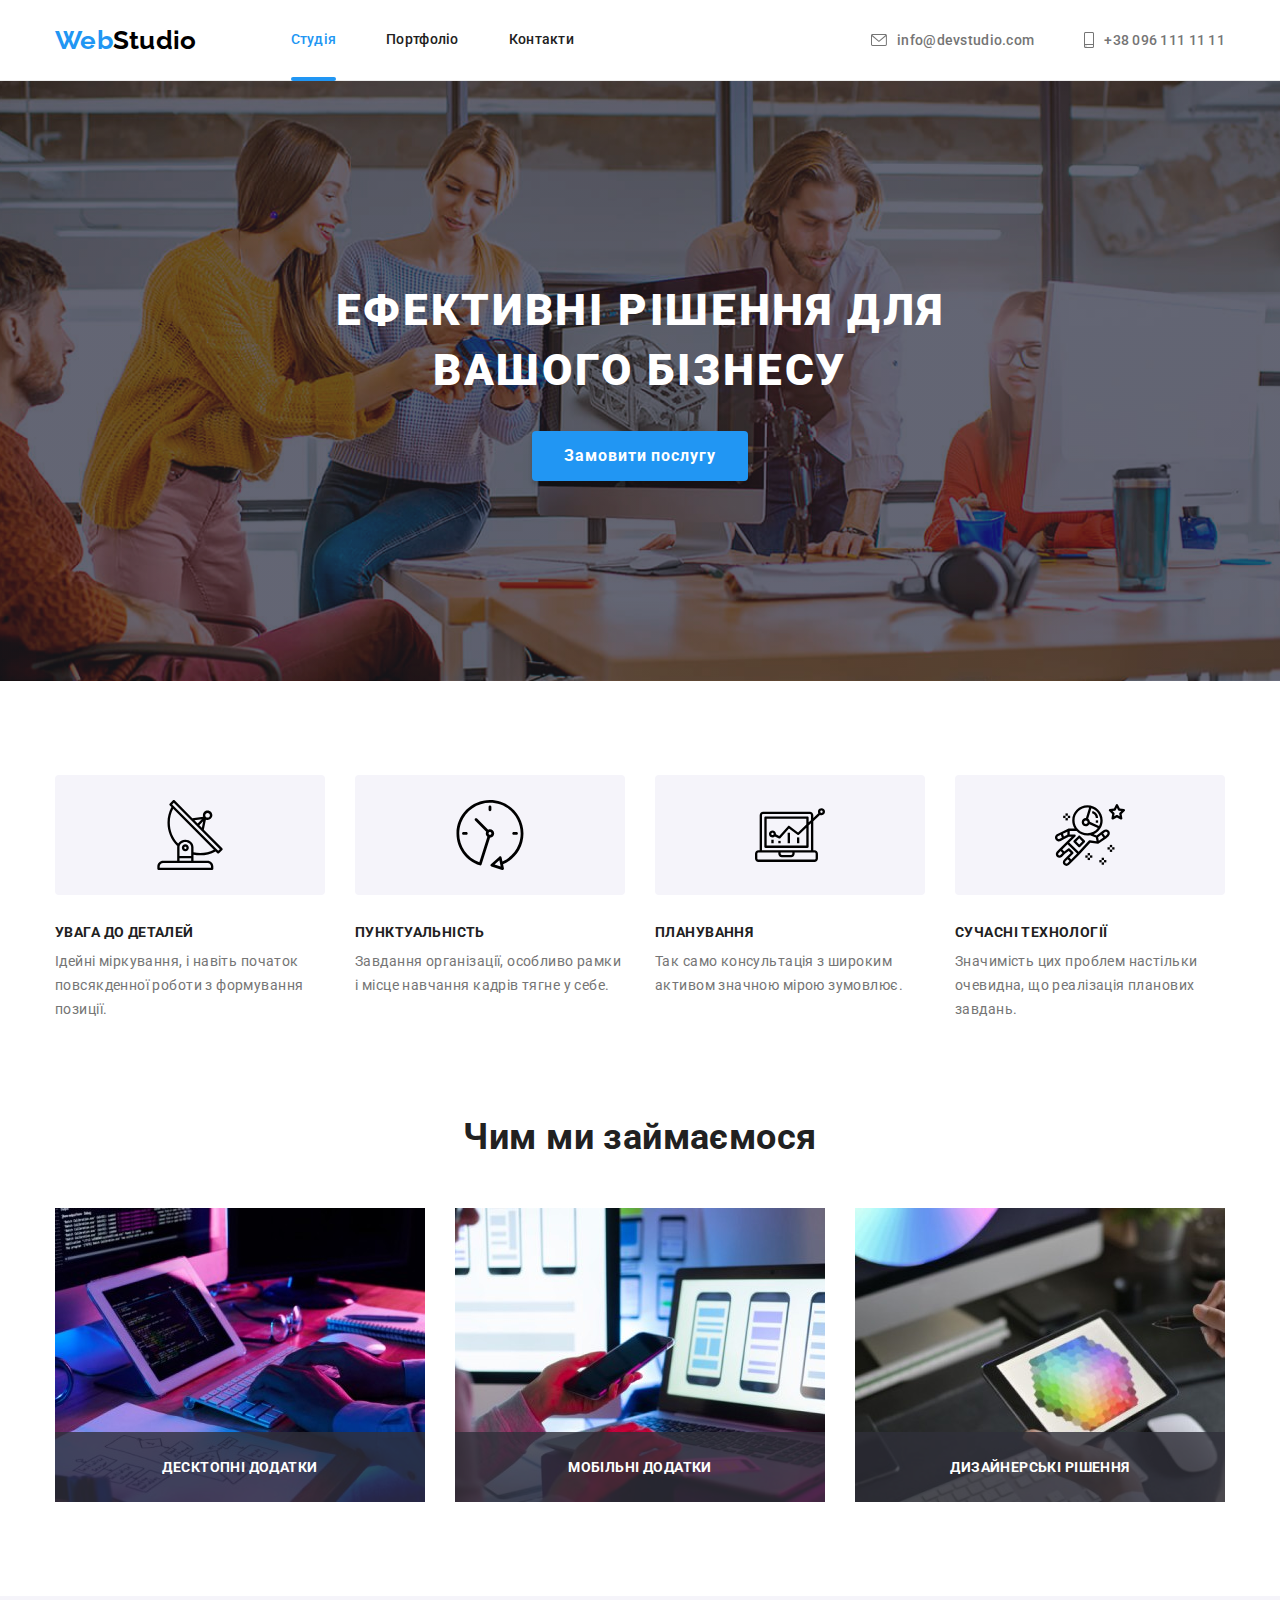
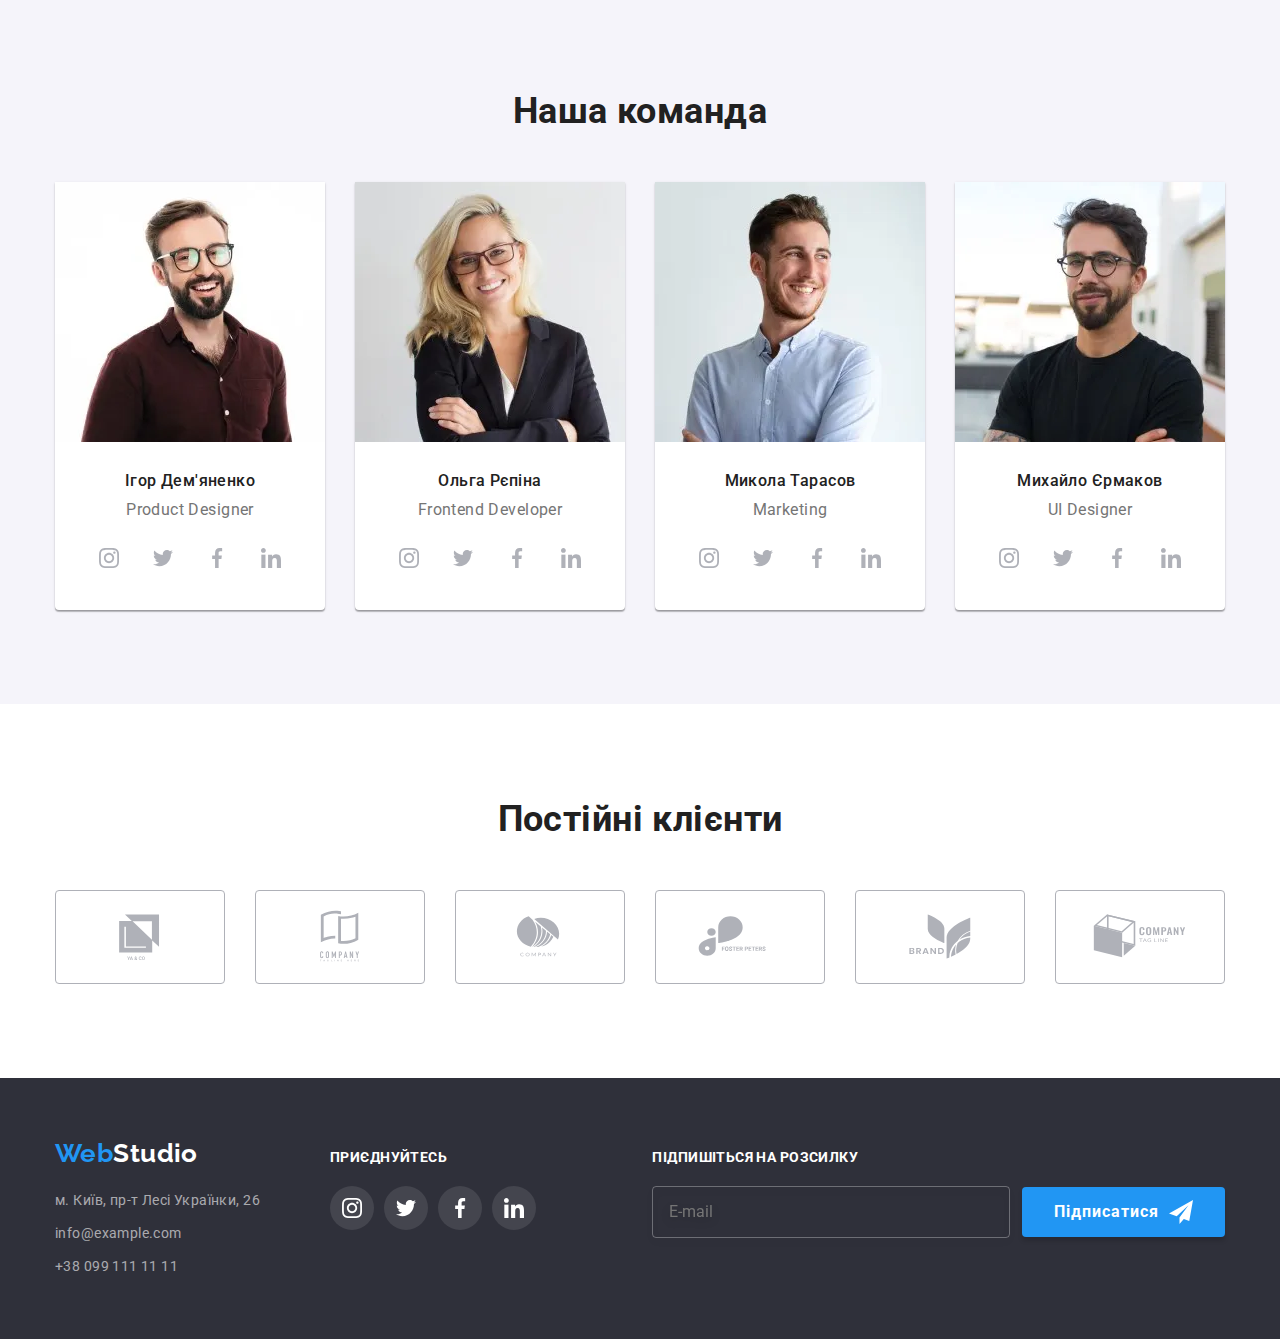
<file: index.html>
<!DOCTYPE html>
<html lang="uk">
  <head>
    <meta charset="UTF-8" />
    <meta http-equiv="X-UA-Compatible" content="IE=edge" />
    <meta name="viewport" content="width=device-width, initial-scale=1.0" />
    <title>WebStudio</title>
    <link rel="stylesheet" href="./modern-normalise.css" />
    <link rel="stylesheet" href="./css/main.min.css" />
    <link rel="preconnect" href="https://fonts.googleapis.com" />
    <link rel="preconnect" href="https://fonts.gstatic.com" crossorigin />
    <link
      href="https://fonts.googleapis.com/css2?family=Roboto:wght@400;500;700;900&display=swap"
      rel="stylesheet"
    />
    <link
      href="https://fonts.googleapis.com/css2?family=Raleway:wght@700&display=swap"
      rel="stylesheet"
    />
  </head>
  <body>
    <header class="header">
      <div class="container header__container">
        <nav class="nav">
          <a href="./index.html" class="link logo"
            >Web<span class="logo--black">Studio</span></a
          >
          <ul class="list nav__list">
            <li class="nav__item">
              <a href="./index.html" class="link nav__link nav__link--current">Студія</a>
            </li>
            <li class="nav__item">
              <a href="./portfolio.html" class="link nav__link">Портфоліо</a>
            </li>
            <li class="nav__item">
              <a href="#address" class="link nav__link">Контакти</a>
            </li>
          </ul>
        </nav>
        <ul class="list nav__contact-list">
          <li class="nav__contact-item">
            <a href="mailto:info@devstudio.com" class="link nav__contact-link"
              ><svg class="nav__contact-icon" width="16" height="12">
                <use href="./image/symbol-defs.svg#icon-envelope"></use></svg>info@devstudio.com</a
            >
          </li>
          <li class="nav__contact-item">
            <a href="tel:+380961111111" class="link nav__contact-link"
              ><svg class="nav__contact-icon" width="10" height="16">
                <use href="./image/symbol-defs.svg#icon-smartphone"></use></svg>+38 096 111 11 11</a
            >
          </li>
        </ul>
        <button type="button" class="menu-btn" aria-controls="menu" aria-expanded="false" data-menu-button>
          <svg width="40" height="40" aria-label="Кнопка відкритя меню">
            <use class="icon-cross" href="./image/symbol-defs.svg#icon-close"></use>
            <use class="icon-menu" href="./image/symbol-defs.svg#icon-menu"></use>
          </svg>
        </button>
        <div class="menu" id="menu" data-menu>
          <ul class="menu__nav list">
            <li class="menu__item">
              <a href="./index.html" class="link nav__link nav__link--current">Студія</a>
            </li>
            <li class="menu__item">
              <a href="./portfolio.html" class="link nav__link">Портфоліо</a>
            </li>
            <li class="menu__item">
              <a href="#address" class="link nav__link">Контакти</a>
            </li>
          </ul>
          <ul class="list menu__contact-list ">
            <li class="nav__contact-item menu__tel">
              <a href="mailto:info@devstudio.com" class="link nav__contact-link"
                >info@devstudio.com</a
              >
            </li>
            <li class="nav__contact-item menu__email">
              <a href="tel:+380961111111" class="link nav__contact-link"
                >+38 096 111 11 11</a
              >
            </li>
          </ul>
          <ul class="menu__soc list">
            <li class="menu__soc-item"><a href="" target="_blank" rel="noreferrer noopener" class="menu__soc-link link">Instagram</a></li>
            <li class="menu__soc-item"><a href="" target="_blank" rel="noreferrer noopener" class="menu__soc-link link">Twitter</a></li>
            <li class="menu__soc-item"><a href="" target="_blank" rel="noreferrer noopener" class="menu__soc-link link">Facebook</a></li>
            <li class="menu__soc-item"><a href="" target="_blank" rel="noreferrer noopener" class="menu__soc-link link">LinkedIn</a></li>
          </ul>
        </div>
      </div>

    </header>
    <main>
      <section class="hero">
        <div class="container">
          <h1 class="hero__title">Ефективні рішення для<br />вашого бізнесу</h1>
          <button type="button" class="btn" data-modal-open>Замовити послугу</button>
        </div>
      </section>
      <section class="section characteristic">
        <div class="container">
          <h2 class="hidden__title">особливості</h2>
          <ul class="list characteristic__list card-set">
            <li class="characteristic__item">
              <div class="characteristic__container">
                <svg class="characteristic__img" width="70" height="70">
                  <use href="./image/symbol-defs.svg#icon-antenna-1"></use>
                </svg>
              </div>
              <h3 class="characteristic__title">УВАГА ДО ДЕТАЛЕЙ</h3>
              <p class="characteristic__text">
                Ідейні міркування, і навіть початок повсякденної роботи з
                формування позиції.
              </p>
            </li>
            <li class="characteristic__item">
              <div class="characteristic__container">
                <svg class="characteristic__img" width="70" height="70">
                  <use href="./image/symbol-defs.svg#icon-clock-1"></use>
                </svg>
              </div>
              <h3 class="characteristic__title">ПУНКТУАЛЬНІСТЬ</h3>
              <p class="characteristic__text">
                Завдання організації, особливо рамки і місце навчання кадрів
                тягне у себе.
              </p>
            </li>
            <li class="characteristic__item">
              <div class="characteristic__container">
                <svg class="characteristic__img" width="70" height="70">
                  <use href="./image/symbol-defs.svg#icon-diagram-1"></use>
                </svg>
              </div>
              <h3 class="characteristic__title">ПЛАНУВАННЯ</h3>
              <p class="characteristic__text">
                Так само консультація з широким активом значною мірою зумовлює.
              </p>
            </li>
            <li class="characteristic__item">
              <div class="characteristic__container">
                <svg class="characteristic__img" width="70" height="70">
                  <use href="./image/symbol-defs.svg#icon-astronaut-1"></use>
                </svg>
              </div>
              <h3 class="characteristic__title">СУЧАСНІ ТЕХНОЛОГІЇ</h3>
              <p class="characteristic__text">
                Значимість цих проблем настільки очевидна, що реалізація
                планових завдань.
              </p>
            </li>
          </ul>
        </div>
      </section>
      <section class="activity section">
        <div class="container">
          <h2 class="section__title">Чим ми займаємося</h2>
          <ul class="list card-set">
            <li class="activity__item">
              <img 
              srcset="./image/char1-370.jpg 1x, image/char1-740.jpg 2x"
              src="./image/img.jpg" 
              alt="Вёрстка сайта" width="370" />
              <div class="activity__text"><h3 class="activity__title">Десктопні додатки</h3></div>
            </li>
            <li class="activity__item">
              <img
              srcset="./image/char2-370.jpg 1x, image/char2-740.jpg 2x"
                src="./image/img2.jpg"
                alt="Адаптация под разные устройства"
                width="370"
              />
              <div class="activity__text"><h3 class="activity__title">Мобільні додатки</h3></div>
            </li>
            <li class="activity__item">
              <img
              srcset="./image/char3-370.jpg 1x, image/char3-740.jpg 2x"
                src="./image/img3.jpg"
                alt="Подбор цветовой гаммы"
                width="370"
              />
              <div class="activity__text"><h3 class="activity__title">Дизайнерські рішення</h3></div>
            </li>
          </ul>
        </div>
      </section>
      <section class="section team">
        <div class="container">
          <h2 class="section__title">Наша команда</h2>
          <ul class="list team__list card-set">
            <li class="team__item">

              <picture>
                <!--Desktop screen-->
                <source
                  media="(min-width: 1200px)"
                  srcset="./image/team1-270.webp 1x, ./image/team1-540.webp 2x"
                  type="image/webp"
                />
                <source
                  media="(min-width: 1200px)"
                  srcset="./image/team1-270.jpg 1x, ./image/team1-540.jpg 2x"
                  type="image/jpeg"
                />

                <!--tablet screen-->
                <source
                  media="(min-width: 768px)"
                  srcset="./image/team1-354.webp 1x, ./image/team1-708.webp 2x"
                  type="image/webp"
                />
                <source
                  media="(min-width: 768px)"
                  srcset="./image/team1-354.jpg 1x, ./image/team1-708.jpg 2x"
                  type="image/jpeg"
                />
                <!--mobile screen-->
                <source
                  media="(max-width: 767px)"
                  srcset="./image/team1-450.webp 1x, ./image/team1-900.webp 2x"
                  type="image/webp"
                />
                <source
                  media="(max-width: 768px)"
                  srcset="./image/team1-450.jpg 1x, ./image/team1-900.jpg 2x"
                  type="image/jpeg"
                />

                <img
                  src="./image/team1-450.jpg"
                  width="450"
                  height="460"
                  alt="Ігор Дем'яненко"
                />
              </picture>

              <h3 class="team__name">Ігор Дем'яненко</h3>
              <p class="team__role">Product Designer</p>
              <ul class="list soc-media">
                <li class="soc-media__item">
                  <a href="" class="link soc-media__link">
                    <svg class="soc-media__icon" width="20" height="20">
                      <use
                        href="./image/symbol-defs.svg#icon-instagram-2"
                      ></use>
                    </svg>
                  </a>
                </li>
                <li class="soc-media__item">
                  <a href="" class="link soc-media__link">
                    <svg class="soc-media__icon" width="20" height="20">
                      <use href="./image/symbol-defs.svg#icon-twitter-1"></use>
                    </svg>
                  </a>
                </li>
                <li class="soc-media__item">
                  <a href="" class="link soc-media__link">
                    <svg class="soc-media__icon" width="20" height="20">
                      <use href="./image/symbol-defs.svg#icon-facebook-1"></use>
                    </svg>
                  </a>
                </li>
                <li class="soc-media__item">
                  <a href="" class="link soc-media__link">
                    <svg class="soc-media__icon" width="20" height="20">
                      <use href="./image/symbol-defs.svg#icon-linkedin-1"></use>
                    </svg>
                  </a>
                </li>
              </ul>
            </li>
            <li class="team__item">
              <picture>
                <!--Desktop screen-->
                <source
                  media="(min-width: 1200px)"
                  srcset="./image/team2-270.webp 1x, ./image/team2-540.webp 2x"
                  type="image/webp"
                />
                <source
                  media="(min-width: 1200px)"
                  srcset="./image/team2-270.jpg 1x, ./image/team2-540.jpg 2x"
                  type="image/jpeg"
                />

                <!--tablet screen-->
                <source
                  media="(min-width: 768px)"
                  srcset="./image/team2-354.webp 1x, ./image/team2-708.webp 2x"
                  type="image/webp"
                />
                <source
                  media="(min-width: 768px)"
                  srcset="./image/team2-354.jpg 1x, ./image/team2-708.jpg 2x"
                  type="image/jpeg"
                />
                <!--mobile screen-->
                <source
                  media="(max-width: 767px)"
                  srcset="./image/team2-450.webp 1x, ./image/team2-900.webp 2x"
                  type="image/webp"
                />
                <source
                  media="(max-width: 768px)"
                  srcset="./image/team2-450.jpg 1x, ./image/team2-900.jpg 2x"
                  type="image/jpeg"
                />

                <img
                  src="./image/team2-450.jpg"
                  width="450"
                  height="460"
                  alt="Ольга Рєпіна"
                />
              </picture>
              <h3 class="team__name">Ольга Рєпіна</h3>
              <p class="team__role">Frontend Developer</p>
              <ul class="list soc-media">
                <li class="soc-media__item">
                  <a href="" class="link soc-media__link">
                    <svg class="soc-media__icon" width="20" height="20">
                      <use
                        href="./image/symbol-defs.svg#icon-instagram-2"
                      ></use>
                    </svg>
                  </a>
                </li>
                <li class="soc-media__item">
                  <a href="" class="link soc-media__link">
                    <svg class="soc-media__icon" width="20" height="20">
                      <use href="./image/symbol-defs.svg#icon-twitter-1"></use>
                    </svg>
                  </a>
                </li>
                <li class="soc-media__item">
                  <a href="" class="link soc-media__link">
                    <svg class="soc-media__icon" width="20" height="20">
                      <use href="./image/symbol-defs.svg#icon-facebook-1"></use>
                    </svg>
                  </a>
                </li>
                <li class="soc-media__item">
                  <a href="" class="link soc-media__link">
                    <svg class="soc-media__icon" width="20" height="20">
                      <use href="./image/symbol-defs.svg#icon-linkedin-1"></use>
                    </svg>
                  </a>
                </li>
              </ul>
            </li>
            <li class="team__item">
              <picture>
                <!--Desktop screen-->
                <source
                  media="(min-width: 1200px)"
                  srcset="./image/team3-270.webp 1x, ./image/team3-540.webp 2x"
                  type="image/webp"
                />
                <source
                  media="(min-width: 1200px)"
                  srcset="./image/team3-270.jpg 1x, ./image/team3-540.jpg 2x"
                  type="image/jpeg"
                />

                <!--tablet screen-->
                <source
                  media="(min-width: 768px)"
                  srcset="./image/team3-354.webp 1x, ./image/team3-708.webp 2x"
                  type="image/webp"
                />
                <source
                  media="(min-width: 768px)"
                  srcset="./image/team3-354.jpg 1x, ./image/team3-708.jpg 2x"
                  type="image/jpeg"
                />
                <!--mobile screen-->
                <source
                  media="(max-width: 767px)"
                  srcset="./image/team3-450.webp 1x, ./image/team3-900.webp 2x"
                  type="image/webp"
                />
                <source
                  media="(max-width: 768px)"
                  srcset="./image/team3-450.jpg 1x, ./image/team3-900.jpg 2x"
                  type="image/jpeg"
                />

                <img
                  src="./image/team3-450.jpg"
                  width="450"
                  height="460"
                  alt="Микола Тарасов"
                />
              </picture>
              <h3 class="team__name">Микола Тарасов</h3>
              <p class="team__role">Marketing</p>
              <ul class="list soc-media">
                <li class="soc-media__item">
                  <a href="" class="link soc-media__link">
                    <svg class="soc-media__icon" width="20" height="20">
                      <use
                        href="./image/symbol-defs.svg#icon-instagram-2"
                      ></use>
                    </svg>
                  </a>
                </li>
                <li class="soc-media__item">
                  <a href="" class="link soc-media__link">
                    <svg class="soc-media__icon" width="20" height="20">
                      <use href="./image/symbol-defs.svg#icon-twitter-1"></use>
                    </svg>
                  </a>
                </li>
                <li class="soc-media__item">
                  <a href="" class="link soc-media__link">
                    <svg class="soc-media__icon" width="20" height="20">
                      <use href="./image/symbol-defs.svg#icon-facebook-1"></use>
                    </svg>
                  </a>
                </li>
                <li class="soc-media__item">
                  <a href="" class="link soc-media__link">
                    <svg class="soc-media__icon" width="20" height="20">
                      <use href="./image/symbol-defs.svg#icon-linkedin-1"></use>
                    </svg>
                  </a>
                </li>
              </ul>
            </li>
            <li class="team__item">
              <picture>
                <!--Desktop screen-->
                <source
                  media="(min-width: 1200px)"
                  srcset="./image/team4-270.webp 1x, ./image/team4-540.webp 2x"
                  type="image/webp"
                />
                <source
                  media="(min-width: 1200px)"
                  srcset="./image/team4-270.jpg 1x, ./image/team4-540.jpg 2x"
                  type="image/jpeg"
                />

                <!--tablet screen-->
                <source
                  media="(min-width: 768px)"
                  srcset="./image/team4-354.webp 1x, ./image/team4-708.webp 2x"
                  type="image/webp"
                />
                <source
                  media="(min-width: 768px)"
                  srcset="./image/team4-354.jpg 1x, ./image/team4-708.jpg 2x"
                  type="image/jpeg"
                />
                <!--mobile screen-->
                <source
                  media="(max-width: 767px)"
                  srcset="./image/team4-450.webp 1x, ./image/team4-900.webp 2x"
                  type="image/webp"
                />
                <source
                  media="(max-width: 768px)"
                  srcset="./image/team4-450.jpg 1x, ./image/team4-900.jpg 2x"
                  type="image/jpeg"
                />

                <img
                  src="./image/team4-450.jpg"
                  width="450"
                  height="460"
                  alt="Михайло Єрмаков"
                />
              </picture>
              <h3 class="team__name">Михайло Єрмаков</h3>
              <p class="team__role">UI Designer</p>
              <ul class="list soc-media">
                <li class="soc-media__item">
                  <a href="" class="link soc-media__link">
                    <svg class="soc-media__icon" width="20" height="20">
                      <use
                        href="./image/symbol-defs.svg#icon-instagram-2"
                      ></use>
                    </svg>
                  </a>
                </li>
                <li class="soc-media__item">
                  <a href="" class="link soc-media__link">
                    <svg class="soc-media__icon" width="20" height="20">
                      <use href="./image/symbol-defs.svg#icon-twitter-1"></use>
                    </svg>
                  </a>
                </li>
                <li class="soc-media__item">
                  <a href="" class="link soc-media__link">
                    <svg class="soc-media__icon" width="20" height="20">
                      <use href="./image/symbol-defs.svg#icon-facebook-1"></use>
                    </svg>
                  </a>
                </li>
                <li class="soc-media__item">
                  <a href="" class="link soc-media__link">
                    <svg class="soc-media__icon" width="20" height="20">
                      <use href="./image/symbol-defs.svg#icon-linkedin-1"></use>
                    </svg>
                  </a>
                </li>
              </ul>
            </li>
          </ul>
        </div>
      </section>
      <section class="section clients">
        <div class="container">
          <h3 class="section__title">Постійні клієнти</h3>
          <ul class="list card-set">
            <li class="clients__item">
              <a href="" class="clients__link link">
                <svg class="clients__logo" width="106" height="60">
                  <use href="./image/symbol-defs.svg#icon-client1"></use>
                </svg>
              </a>
            </li>
            <li class="clients__item">
              <a href="" class="clients__link link">
                <svg class="clients__logo" width="106" height="60">
                  <use href="./image/symbol-defs.svg#icon-client2"></use>
                </svg>
              </a>
            </li>
            <li class="clients__item">
              <a href="" class="clients__link link">
                <svg class="clients__logo" width="106" height="60">
                  <use href="./image/symbol-defs.svg#icon-client3"></use>
                </svg>
              </a>
            </li>
            <li class="clients__item">
              <a href="" class="clients__link link">
                <svg class="clients__logo" width="106" height="60">
                  <use href="./image/symbol-defs.svg#icon-client4"></use>
                </svg>
              </a>
            </li>
            <li class="clients__item">
              <a href="" class="clients__link link">
                <svg class="clients__logo" width="106" height="60">
                  <use href="./image/symbol-defs.svg#icon-client5"></use>
                </svg>
              </a>
            </li>
            <li class="clients__item">
              <a href="" class="clients__link link">
                <svg class="clients__logo" width="106" height="60">
                  <use href="./image/symbol-defs.svg#icon-client6"></use>
                </svg>
              </a>
            </li>
          </ul>
        </div>
      </section>
    </main>
    <footer class="footer">
      <div class="footer__container container">
        <div class="footer__item">
          <a class="link logo footer__logo" href="/">Web<span class="logo--white">Studio</span></a>
          <address class="address" id="address">
            <ul class="list address__list">
              <li class="address__item">
                <a
                  class="link address__link address__map"
                  href="https://goo.gl/maps/3LtNG3wYuNu2vfbj9"
                  rel="noopener noreferrer nofollow"
                  target="_blank"
                  >м. Київ, пр-т Лесі Українки, 26</a>
              </li>
              <li class="address__item">
                <a class="link address__link" href="mailto:info@example.com">
                  info@example.com</a
                >
              </li>
              <li class="address__item">
                <a class="link address__link" href="tel:+380991111111"
                  >+38 099 111 11 11</a
                >
              </li>
            </ul>
          </address>
        </div>
        <div class="footer__item">
          <p class="footer__title">ПРИЄДНУЙТЕСЬ</p>
          <ul class="list soc-media">
            <li class="soc-media__item">
              <a href="" class="link soc-media__link">
                <svg class="soc-media__icon" width="20" height="20">
                  <use
                    href="./image/symbol-defs.svg#icon-instagram-2"
                  ></use>
                </svg>
              </a>
            </li>
            <li class="soc-media__item">
              <a href="" class="link soc-media__link">
                <svg class="soc-media__icon" width="20" height="20">
                  <use href="./image/symbol-defs.svg#icon-twitter-1"></use>
                </svg>
              </a>
            </li>
            <li class="soc-media__item">
              <a href="" class="link soc-media__link">
                <svg class="soc-media__icon" width="20" height="20">
                  <use href="./image/symbol-defs.svg#icon-facebook-1"></use>
                </svg>
              </a>
            </li>
            <li class="soc-media__item">
              <a href="" class="link soc-media__link">
                <svg class="soc-media__icon" width="20" height="20">
                  <use href="./image/symbol-defs.svg#icon-linkedin-1"></use>
                </svg>
              </a>
            </li>
          </ul>
        </div>
        <div class="footer__item">
          <p class="footer__title">ПІДПИШІТЬСЯ НА РОЗСИЛКУ</p>
          <form  class="footer__form">
            <input required type="email" name="email-input-footer" class="footer__input" placeholder="E-mail">
            <button type="submit" class="btn">Підписатися<svg class="btn__icon" width="24" height="24">
              <use href="./image/symbol-defs.svg#icon-icon-send"></use>
            </svg></button>
          </form>
        </div>
      </div>
    </footer>
    <div class="backdrop is-hidden" data-modal>
      <div class="modal" >
        <button type="button" class="modal-close" data-modal-close>
          <svg width="18" height="18">
            <use href="./image/symbol-defs.svg#icon-close"></use>
          </svg>
        </button>
        <form name="modal-form" autocomplete="off">
          <strong class="modal-title">Залиште свої дані, ми вам передзвонимо</strong>
          <div class="input-section">
            <div class="input-item">
              <label class="input-title" for="name-input">Ім'я</label>
              <div class="input-container">
                <input required type="text" class="input-window" name="Ім'я" id="name-input"> 
                <svg class="input-icon">
                  <use href="./image/symbol-defs.svg#icon-name-modal"></use>
                </svg>
              </div>
            </div>
            <div class="input-item">
              <label class="input-title" for="phone-input">Телефон</label>
              <div class="input-container">
                <input required type="tel" class="input-window" name="Телефон" id="phone-input"> 
                <svg class="input-icon">
                  <use href="./image/symbol-defs.svg#icon-phone-modal"></use>
                </svg>
              </div>
            </div>
            <div class="input-item">
              <label class="input-title" for="email-input">Пошта</label>
              <div class="input-container">
                <input required type="email" class="input-window" name="Пошта" id="email-input"> 
                <svg class="input-icon">
                  <use href="./image/symbol-defs.svg#icon-email-modal"></use>
                </svg>
              </div>
            </div>
            <div class="input-item">
              <label class="input-title" for="comment">Коментар</label>
              <textarea required  class="input-window comment-window"  name="Коментар" rows="5" placeholder="Введіть текст" id="comment"></textarea>
            </div>
          </div>
          <label class="check-box-container"> 
            
            <input required type="checkbox" class="check-box-btn visually-hidden">
            <svg class="icon-checkbox" width="16" height="15"> 
              <use href="./image/symbol-defs.svg#icon-icon-check" class="icon-check" ></use>
              <use href="./image/symbol-defs.svg#icon-check-box" class="icon-uncheck"  ></use>
            </svg>
            <span class="check-box-title">Погоджуюся з розсилкою та приймаю&nbsp;<a href="" class="conditions-link">Умови договору</a></span>
          </label>
          <button type="submit" class="btn">Відправити</button>
        </form>
      </div>
    </div>
  
    <script src="./js/modal.js"> </script>
    <script src="./js/menu.js"></script>
  </body>
</html>
</file>
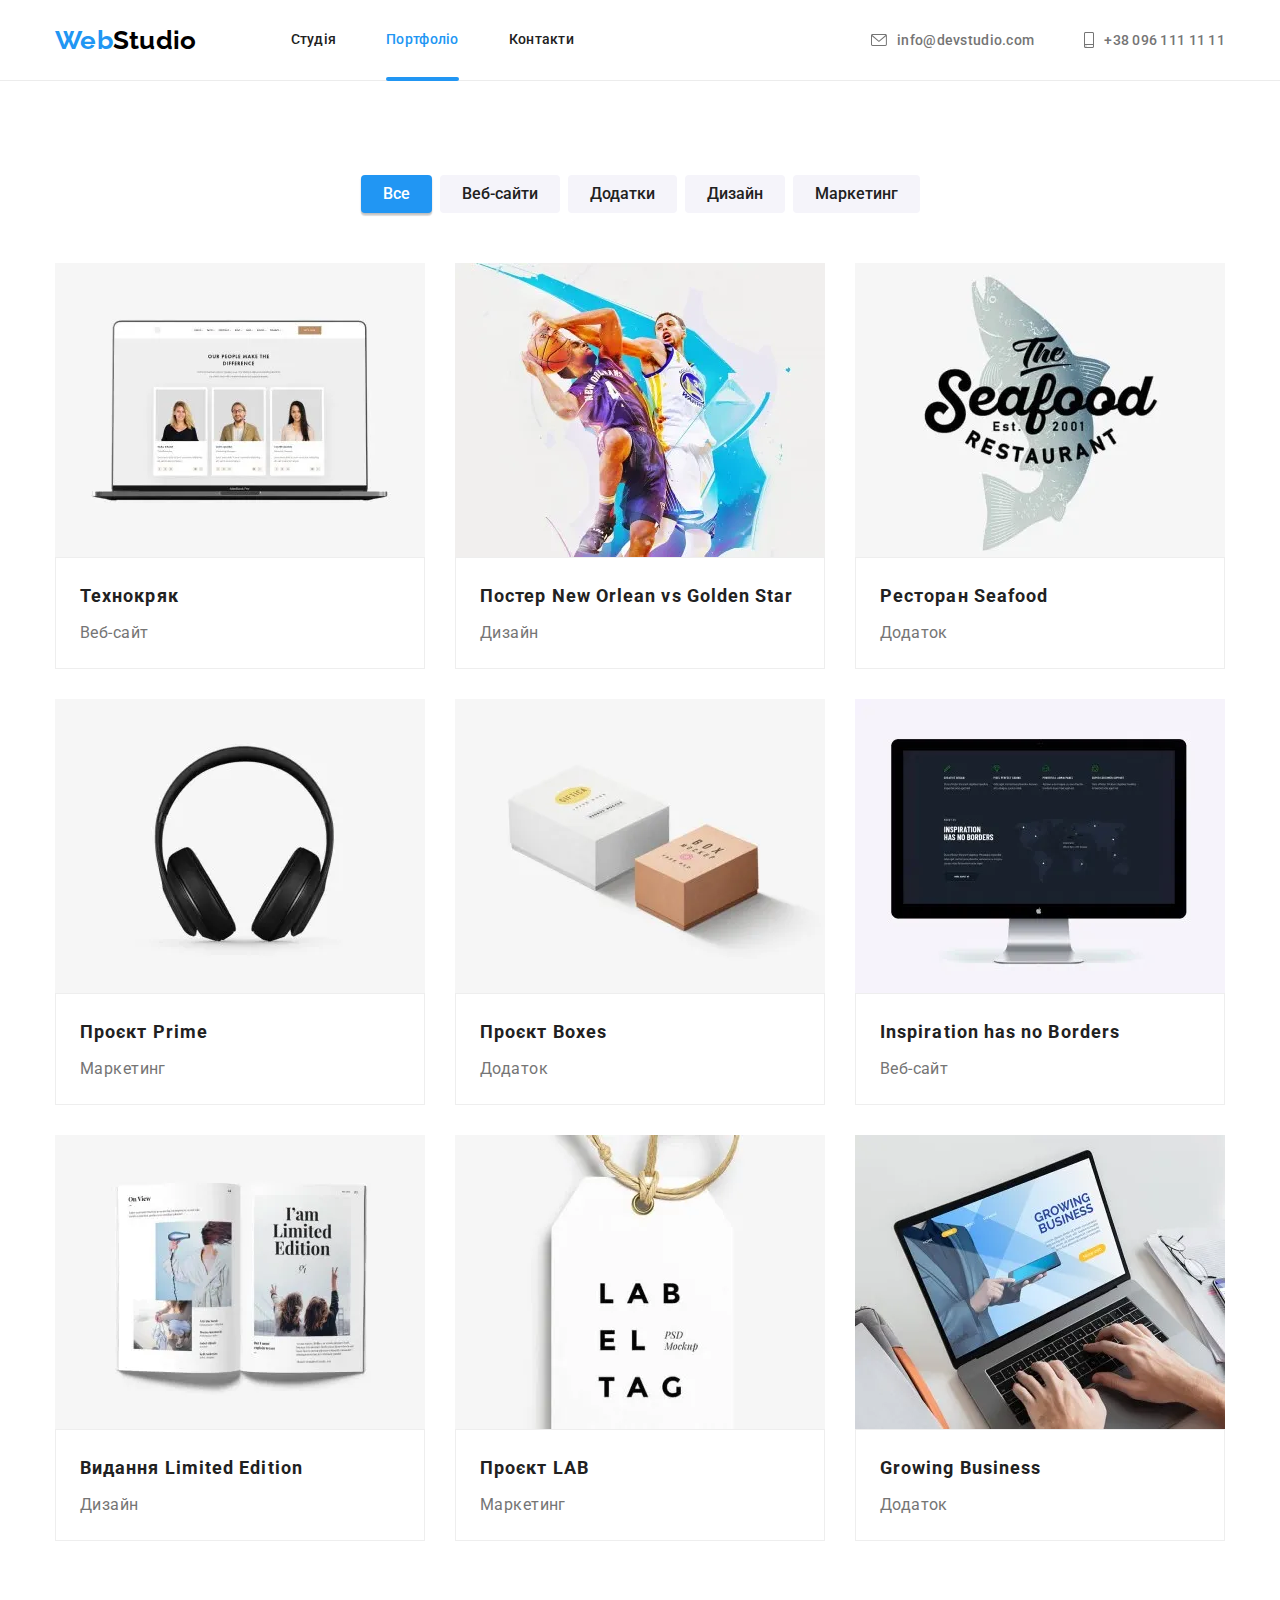
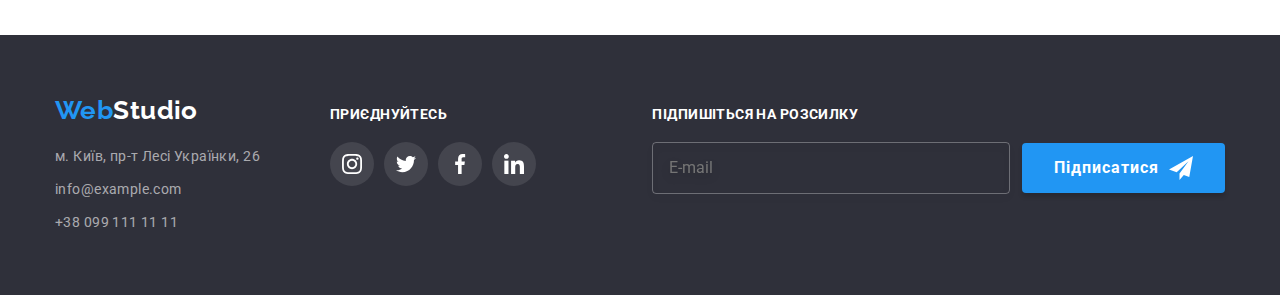
<file: portfolio.html>
<!DOCTYPE html>
<html lang="uk">
  <head>
    <meta charset="UTF-8" />
    <meta http-equiv="X-UA-Compatible" content="IE=edge" />
    <meta name="viewport" content="width=device-width, initial-scale=1.0" />
    <title>Portfolio</title>
    <link rel="stylesheet" href="./modern-normalise.css" />
    <link rel="stylesheet" href="./css/main.min.css" />
    <link rel="preconnect" href="https://fonts.googleapis.com" />
    <link rel="preconnect" href="https://fonts.gstatic.com" crossorigin />
    <link
      href="https://fonts.googleapis.com/css2?family=Roboto:wght@400;500;700;900&display=swap"
      rel="stylesheet"
    />
    <link
      href="https://fonts.googleapis.com/css2?family=Raleway:wght@700&display=swap"
      rel="stylesheet"
    />
  </head>
  <body>
    <header class="header">
      <div class="container header__container">
        <nav class="nav">
          <a href="./index.html" class="link logo"
            >Web<span class="logo--black">Studio</span></a
          >
          <ul class="list nav__list">
            <li class="nav__item">
              <a href="./index.html" class="link nav__link">Студія</a>
            </li>
            <li class="nav__item">
              <a href="./portfolio.html" class="link nav__link nav__link--current">Портфоліо</a>
            </li>
            <li class="nav__item">
              <a href="#address" class="link nav__link">Контакти</a>
            </li>
          </ul>
        </nav>
        <ul class="list nav__contact-list">
          <li class="nav__contact-item">
            <a href="mailto:info@devstudio.com" class="link nav__contact-link"
              ><svg class="nav__contact-icon" width="16" height="12">
                <use href="./image/symbol-defs.svg#icon-envelope"></use></svg>info@devstudio.com</a
            >
          </li>
          <li class="nav__contact-item">
            <a href="tel:+380961111111" class="link nav__contact-link"
              ><svg class="nav__contact-icon" width="10" height="16">
                <use href="./image/symbol-defs.svg#icon-smartphone"></use></svg>+38 096 111 11 11</a
            >
          </li>
        </ul>
        <button type="button" class="menu-btn" aria-controls="menu" aria-expanded="false" data-menu-button>
          <svg width="40" height="40" aria-label="Кнопка відкритя меню">
            <use class="icon-cross modal-close" href="./image/symbol-defs.svg#icon-close"></use>
            <use class="icon-menu" href="./image/symbol-defs.svg#icon-menu"></use>
          </svg>
        </button>
        <div class="menu" id="menu" data-menu>
          <div class="menu__container">
            <ul class="menu__nav list">
              <li class="menu__item">
                <a href="./index.html" class="link nav__link">Студія</a>
              </li>
              <li class="menu__item">
                <a href="./portfolio.html" class="link nav__link nav__link--current">Портфоліо</a>
              </li>
              <li class="menu__item">
                <a href="#address" class="link nav__link">Контакти</a>
              </li>
            </ul>
            <ul class="list menu__contact-list ">
              <li class="nav__contact-item menu__tel">
                <a href="mailto:info@devstudio.com" class="link nav__contact-link"
                  >info@devstudio.com</a
                >
              </li>
              <li class="nav__contact-item menu__email">
                <a href="tel:+380961111111" class="link nav__contact-link"
                  >+38 096 111 11 11</a
                >
              </li>
            </ul>
            <ul class="menu__soc list">
              <li class="menu__soc-item"><a href="" target="_blank" rel="noreferrer noopener" class="menu__soc-link link">Instagram</a></li>
              <li class="menu__soc-item"><a href="" target="_blank" rel="noreferrer noopener" class="menu__soc-link link">Twitter</a></li>
              <li class="menu__soc-item"><a href="" target="_blank" rel="noreferrer noopener" class="menu__soc-link link">Facebook</a></li>
              <li class="menu__soc-item"><a href="" target="_blank" rel="noreferrer noopener" class="menu__soc-link link">LinkedIn</a></li>
            </ul>
          </div>
        </div>
      

      </div>
    </header>
    <main>
      <section class="section projects">
        <div class="container project-container">
          <h1 class="hidden__title">Наши проекты</h1>
          <ul class="list filter-list">
            <li><button type="button" class="filter-btn filter-active">Все</button></li>
            <li><button type="button" class="filter-btn">Веб-сайти</button></li>
            <li>
              <button type="button" class="filter-btn">Додатки</button>
            </li>
            <li><button type="button" class="filter-btn">Дизайн</button></li>
            <li><button type="button" class="filter-btn">Маркетинг</button></li>
          </ul>
          <ul class="card-set list project-list">
            <li class="project-item">
              <a class="link project-link" href="">
                <div class="overlay-container">
                  <div class="project-overlay">
                    <p class="overlay_text">
                    Ресурс пропонує комплексні пропозиції з різним рівнем
                    функціоналу та сервісів. Все це дозволить відвідувачу
                    отримати вичерпні відомості про компанію чи приватну особу. </p>
                  </div>
                  <picture>
                      <!--Desktop screen-->
                      <source
                        media="(min-width: 1200px)"
                        srcset="
                          ./image/proj1-370.webp 1x,
                          ./image/proj1-740.webp 2x"
                        type="image/webp"
                      />
                      <source
                        media="(min-width: 1200px)"
                        srcset="
                          ./image/proj1-370.jpg 1x,
                          ./image/proj1-740.jpg 2x"
                        type="image/jpeg"
                      />

                      <!--tablet screen-->
                      <source
                        media="(min-width: 768px)"
                        srcset="
                        ./image/proj1-354.webp 1x,
                        ./image/proj1-708.webp 2x"
                        type="image/webp"
                      />
                      <source
                        media="(min-width: 768px)"
                        srcset="
                        ./image/proj1-354.jpg 1x,
                        ./image/proj1-708.jpg 2x"
                        type="image/jpeg"
                      />
                      <!--mobile screen-->
                      <source
                        media="(max-width: 767px)"
                        srcset="
                        ./image/proj1-450.webp 1x,
                        ./image/proj1-900.webp 2x"
                        type="image/webp"
                      />
                      <source
                        media="(min-width: 768px)"
                        srcset="
                        ./image/proj1-450.jpg 1x,
                        ./image/proj1-900.jpg 2x"
                        type="image/jpeg"
                      />

                      <img
                        src="./image/proj1-450.jpg"
                        alt="Технокряк"
                        width="450"
                        height="294"
                      />
                  </picture>
                </div>
                <div class="project-text">
                  <h2 class="project-title">Технокряк</h2>
                  <p class="project-type">Веб-сайт</p>
                </div>
              </a>
            </li>
            <li class="project-item">
              <a class="link project-link" href="">
                <div class="overlay-container">
                  <div class="project-overlay">
                    <p class="overlay_text">
                    Ресурс пропонує комплексні пропозиції з різним рівнем
                    функціоналу та сервісів. Все це дозволить відвідувачу
                    отримати вичерпні відомості про компанію чи приватну особу. 
                  </p>
                  </div>
                  <picture>
                    <!--Desktop screen-->
                    <source
                      media="(min-width: 1200px)"
                      srcset="
                        ./image/proj2-370.webp 1x,
                        ./image/proj2-740.webp 2x"
                      type="image/webp"
                    />
                    <source
                      media="(min-width: 1200px)"
                      srcset="
                        ./image/proj2-370.jpg 1x,
                        ./image/proj2-740.jpg 2x"
                      type="image/jpeg"
                    />

                    <!--tablet screen-->
                    <source
                      media="(min-width: 768px)"
                      srcset="
                      ./image/proj2-354.webp 1x,
                      ./image/proj2-708.webp 2x"
                      type="image/webp"
                    />
                    <source
                      media="(min-width: 768px)"
                      srcset="
                      ./image/proj2-354.jpg 1x,
                      ./image/proj2-708.jpg 2x"
                      type="image/jpeg"
                    />
                    <!--mobile screen-->
                    <source
                      media="(max-width: 767px)"
                      srcset="
                      ./image/proj2-450.webp 1x,
                      ./image/proj2-900.webp 2x"
                      type="image/webp"
                    />
                    <source
                      media="(min-width: 768px)"
                      srcset="
                      ./image/proj2-450.jpg 1x,
                      ./image/proj2-900.jpg 2x"
                      type="image/jpeg"
                    />

                    <img
                      src="./image/proj2-450.jpg"
                      alt="Постер New Orlean vs Golden Star"
                      width="450"
                      height="294"
                    />
                  </picture>
                </div>
                <div class="project-text">
                  <h2 class="project-title">
                    Постер New Orlean vs Golden Star
                  </h2>
                  <p class="project-type">Дизайн</p>
                </div>
              </a>
            </li>
            <li class="project-item">
              <a class="link project-link" href="">
                <div class="overlay-container">
                  <div class="project-overlay">
                    <p class="overlay_text">
                    Ресурс пропонує комплексні пропозиції з різним рівнем
                    функціоналу та сервісів. Все це дозволить відвідувачу
                    отримати вичерпні відомості про компанію чи приватну особу. </p>
                  </div>
                  <picture>
                    <!--Desktop screen-->
                    <source
                      media="(min-width: 1200px)"
                      srcset="
                        ./image/proj3-370.webp 1x,
                        ./image/proj3-740.webp 2x"
                      type="image/webp"
                    />
                    <source
                      media="(min-width: 1200px)"
                      srcset="
                        ./image/proj3-370.jpg 1x,
                        ./image/proj3-740.jpg 2x"
                      type="image/jpeg"
                    />

                    <!--tablet screen-->
                    <source
                      media="(min-width: 768px)"
                      srcset="
                      ./image/proj3-354.webp 1x,
                      ./image/proj3-708.webp 2x"
                      type="image/webp"
                    />
                    <source
                      media="(min-width: 768px)"
                      srcset="
                      ./image/proj3-354.jpg 1x,
                      ./image/proj3-708.jpg 2x"
                      type="image/jpeg"
                    />
                    <!--mobile screen-->
                    <source
                      media="(max-width: 767px)"
                      srcset="
                      ./image/proj3-450.webp 1x,
                      ./image/proj3-900.webp 2x"
                      type="image/webp"
                    />
                    <source
                      media="(max-width: 768px)"
                      srcset="
                      ./image/proj3-450.jpg 1x,
                      ./image/proj3-900.jpg 2x"
                      type="image/jpeg"
                    />

                    <img
                      src="./image/proj3-450.jpg"
                      alt="Ресторан Seafood"
                      width="450"
                      height="294"
                    />
                  </picture>
                </div>
                <div class="project-text">
                  <h2 class="project-title">Ресторан Seafood</h2>
                  <p class="project-type">Додаток</p>
                </div>
              </a>
            </li>
            <li class="project-item">
              <a class="link project-link" href="">
                <div class="overlay-container">
                  <div class="project-overlay">
                    <p class="overlay_text">
                    Ресурс пропонує комплексні пропозиції з різним рівнем
                    функціоналу та сервісів. Все це дозволить відвідувачу
                    отримати вичерпні відомості про компанію чи приватну особу. </p>
                  </div>
                  <picture>
                    <!--Desktop screen-->
                    <source
                      media="(min-width: 1200px)"
                      srcset="
                        ./image/proj4-370.webp 1x,
                        ./image/proj4-740.webp 2x"
                      type="image/webp"
                    />
                    <source
                      media="(min-width: 1200px)"
                      srcset="
                        ./image/proj4-370.jpg 1x,
                        ./image/proj4-740.jpg 2x"
                      type="image/jpeg"
                    />

                    <!--tablet screen-->
                    <source
                      media="(min-width: 768px)"
                      srcset="
                      ./image/proj4-354.webp 1x,
                      ./image/proj4-708.webp 2x"
                      type="image/webp"
                    />
                    <source
                      media="(min-width: 768px)"
                      srcset="
                      ./image/proj4-354.jpg 1x,
                      ./image/proj4-708.jpg 2x"
                      type="image/jpeg"
                    />
                    <!--mobile screen-->
                    <source
                      media="(max-width: 767px)"
                      srcset="
                      ./image/proj4-450.webp 1x,
                      ./image/proj4-900.webp 2x"
                      type="image/webp"
                    />
                    <source
                      media="(max-width: 768px)"
                      srcset="
                      ./image/proj4-450.jpg 1x,
                      ./image/proj4-900.jpg 2x"
                      type="image/jpeg"
                    />

                    <img
                      src="./image/proj4-450.jpg"
                      alt="Проєкт Prime"
                      width="450"
                      height="294"
                    />
                  </picture>
                </div>
                <div class="project-text">
                  <h2 class="project-title">Проєкт Prime</h2>
                  <p class="project-type">Маркетинг</p>
                </div>
              </a>
            </li>
            <li class="project-item">
              <a class="link project-link" href="">
                <div class="overlay-container">
                  <div class="project-overlay">
                    <p class="overlay_text">
                    Ресурс пропонує комплексні пропозиції з різним рівнем
                    функціоналу та сервісів. Все це дозволить відвідувачу
                    отримати вичерпні відомості про компанію чи приватну особу. </p>
                  </div>
                  <picture>
                    <!--Desktop screen-->
                    <source
                      media="(min-width: 1200px)"
                      srcset="
                        ./image/proj5-370.webp 1x,
                        ./image/proj5-740.webp 2x"
                      type="image/webp"
                    />
                    <source
                      media="(min-width: 1200px)"
                      srcset="
                        ./image/proj5-370.jpg 1x,
                        ./image/proj5-740.jpg 2x"
                      type="image/jpeg"
                    />

                    <!--tablet screen-->
                    <source
                      media="(min-width: 768px)"
                      srcset="
                      ./image/proj5-354.webp 1x,
                      ./image/proj5-708.webp 2x"
                      type="image/webp"
                    />
                    <source
                      media="(min-width: 768px)"
                      srcset="
                      ./image/proj5-354.jpg 1x,
                      ./image/proj5-708.jpg 2x"
                      type="image/jpeg"
                    />
                    <!--mobile screen-->
                    <source
                      media="(max-width: 767px)"
                      srcset="
                      ./image/proj5-450.webp 1x,
                      ./image/proj5-900.webp 2x"
                      type="image/webp"
                    />
                    <source
                      media="(max-width: 768px)"
                      srcset="
                      ./image/proj5-450.jpg 1x,
                      ./image/proj5-900.jpg 2x"
                      type="image/jpeg"
                    />

                    <img
                      src="./image/proj5-450.jpg"
                      alt="Проєкт Boxes"
                      width="450"
                      height="294"
                    />
                  </picture>
                </div>
                <div class="project-text">
                  <h2 class="project-title">Проєкт Boxes</h2>
                  <p class="project-type">Додаток</p>
                </div>
              </a>
            </li>
            <li class="project-item">
              <a class="link project-link" href="">
                <div class="overlay-container">
                  <div class="project-overlay">
                    <p class="overlay_text">
                    Ресурс пропонує комплексні пропозиції з різним рівнем
                    функціоналу та сервісів. Все це дозволить відвідувачу
                    отримати вичерпні відомості про компанію чи приватну особу. </p>
                  </div>
                  <picture>
                    <!--Desktop screen-->
                    <source
                      media="(min-width: 1200px)"
                      srcset="
                        ./image/proj6-370.webp 1x,
                        ./image/proj6-740.webp 2x"
                      type="image/webp"
                    />
                    <source
                      media="(min-width: 1200px)"
                      srcset="
                        ./image/proj6-370.jpg 1x,
                        ./image/proj6-740.jpg 2x"
                      type="image/jpeg"
                    />

                    <!--tablet screen-->
                    <source
                      media="(min-width: 768px)"
                      srcset="
                      ./image/proj6-354.webp 1x,
                      ./image/proj6-708.webp 2x"
                      type="image/webp"
                    />
                    <source
                      media="(min-width: 768px)"
                      srcset="
                      ./image/proj6-354.jpg 1x,
                      ./image/proj6-708.jpg 2x"
                      type="image/jpeg"
                    />
                    <!--mobile screen-->
                    <source
                      media="(max-width: 767px)"
                      srcset="
                      ./image/proj6-450.webp 1x,
                      ./image/proj6-900.webp 2x"
                      type="image/webp"
                    />
                    <source
                      media="(max-width: 768px)"
                      srcset="
                      ./image/proj6-450.jpg 1x,
                      ./image/proj6-900.jpg 2x"
                      type="image/jpeg"
                    />

                    <img
                      src="./image/proj6-450.jpg"
                      alt="Inspiration has no Borders"
                      width="450"
                      height="294"
                    />
                  </picture>
                </div>
                <div class="project-text">
                  <h2 class="project-title">Inspiration has no Borders</h2>
                  <p class="project-type">Веб-сайт</p>
                </div>
              </a>
            </li>
            <li class="project-item">
              <a class="link project-link" href="">
                <div class="overlay-container">
                  <div class="project-overlay">
                    <p class="overlay_text">
                    Ресурс пропонує комплексні пропозиції з різним рівнем
                    функціоналу та сервісів. Все це дозволить відвідувачу
                    отримати вичерпні відомості про компанію чи приватну особу. </p>
                  </div>
                  <picture>
                    <!--Desktop screen-->
                    <source
                      media="(min-width: 1200px)"
                      srcset="
                        ./image/proj7-370.webp 1x,
                        ./image/proj7-740.webp 2x"
                      type="image/webp"
                    />
                    <source
                      media="(min-width: 1200px)"
                      srcset="
                        ./image/proj7-370.jpg 1x,
                        ./image/proj7-740.jpg 2x"
                      type="image/jpeg"
                    />

                    <!--tablet screen-->
                    <source
                      media="(min-width: 768px)"
                      srcset="
                      ./image/proj7-354.webp 1x,
                      ./image/proj7-708.webp 2x"
                      type="image/webp"
                    />
                    <source
                      media="(min-width: 768px)"
                      srcset="
                      ./image/proj7-354.jpg 1x,
                      ./image/proj7-708.jpg 2x"
                      type="image/jpeg"
                    />
                    <!--mobile screen-->
                    <source
                      media="(max-width: 767px)"
                      srcset="
                      ./image/proj7-450.webp 1x,
                      ./image/proj7-900.webp 2x"
                      type="image/webp"
                    />
                    <source
                      media="(max-width: 768px)"
                      srcset="
                      ./image/proj7-450.jpg 1x,
                      ./image/proj7-900.jpg 2x"
                      type="image/jpeg"
                    />

                    <img
                      src="./image/proj7-450.jpg"
                      alt="Видання Limited Edition"
                      width="450"
                      height="294"
                    />
                  </picture>
                </div>
                <div class="project-text">
                  <h2 class="project-title">Видання Limited Edition</h2>
                  <p class="project-type">Дизайн</p>
                </div>
              </a>
            </li>
            <li class="project-item">
              <a class="link project-link" href="">
                <div class="overlay-container">
                  <div class="project-overlay">
                    <p class="overlay_text">
                    Ресурс пропонує комплексні пропозиції з різним рівнем
                    функціоналу та сервісів. Все це дозволить відвідувачу
                    отримати вичерпні відомості про компанію чи приватну особу. </p>
                  </div>
                  <picture>
                    <!--Desktop screen-->
                    <source
                      media="(min-width: 1200px)"
                      srcset="
                        ./image/proj8-370.webp 1x,
                        ./image/proj8-740.webp 2x"
                      type="image/webp"
                    />
                    <source
                      media="(min-width: 1200px)"
                      srcset="
                        ./image/proj8-370.jpg 1x,
                        ./image/proj8-740.jpg 2x"
                      type="image/jpeg"
                    />

                    <!--tablet screen-->
                    <source
                      media="(min-width: 768px)"
                      srcset="
                      ./image/proj8-354.webp 1x,
                      ./image/proj8-708.webp 2x"
                      type="image/webp"
                    />
                    <source
                      media="(min-width: 768px)"
                      srcset="
                      ./image/proj8-354.jpg 1x,
                      ./image/proj8-708.jpg 2x"
                      type="image/jpeg"
                    />
                    <!--mobile screen-->
                    <source
                      media="(max-width: 767px)"
                      srcset="
                      ./image/proj8-450.webp 1x,
                      ./image/proj8-900.webp 2x"
                      type="image/webp"
                    />
                    <source
                      media="(max-width: 768px)"
                      srcset="
                      ./image/proj8-450.jpg 1x,
                      ./image/proj8-900.jpg 2x"
                      type="image/jpeg"
                    />

                    <img
                      src="./image/proj8-450.jpg"
                      alt="Проєкт LAB"
                      width="450"
                      height="294"
                    />
                  </picture>
                </div>
                <div class="project-text">
                  <h2 class="project-title">Проєкт LAB</h2>
                  <p class="project-type">Маркетинг</p>
                </div>
              </a>
            </li>
            <li class="project-item">
              <a class="link project-link" href="">
                <div class="overlay-container">
                  <div class="project-overlay">
                    <p class="overlay_text">
                    Ресурс пропонує комплексні пропозиції з різним рівнем
                    функціоналу та сервісів. Все це дозволить відвідувачу
                    отримати вичерпні відомості про компанію чи приватну особу. </p>
                  </div>
                  <picture>
                    <!--Desktop screen-->
                    <source
                      media="(min-width: 1200px)"
                      srcset="
                        ./image/proj9-370.webp 1x,
                        ./image/proj9-740.webp 2x"
                      type="image/webp"
                    />
                    <source
                      media="(min-width: 1200px)"
                      srcset="
                        ./image/proj9-370.jpg 1x,
                        ./image/proj9-740.jpg 2x"
                      type="image/jpeg"
                    />

                    <!--tablet screen-->
                    <source
                      media="(min-width: 768px)"
                      srcset="
                      ./image/proj9-354.webp 1x,
                      ./image/proj9-708.webp 2x"
                      type="image/webp"
                    />
                    <source
                      media="(min-width: 768px)"
                      srcset="
                      ./image/proj9-354.jpg 1x,
                      ./image/proj9-708.jpg 2x"
                      type="image/jpeg"
                    />
                    <!--mobile screen-->
                    <source
                      media="(max-width: 767px)"
                      srcset="
                      ./image/proj9-450.webp 1x,
                      ./image/proj9-900.webp 2x"
                      type="image/webp"
                    />
                    <source
                      media="(max-width: 768px)"
                      srcset="
                      ./image/proj9-450.jpg 1x,
                      ./image/proj9-900.jpg 2x"
                      type="image/jpeg"
                    />

                    <img
                      src="./image/proj9-450.jpg"
                      alt="Growing Business"
                      width="450"
                      height="294"
                    />
                  </picture>
                </div>
                <div class="project-text">
                  <h2 class="project-title">Growing Business</h2>
                  <p class="project-type">Додаток</p>
                </div>
              </a>
            </li>
          </ul>
        </div>
      </section>
    </main>
    <footer class="footer">
      <div class="footer__container container">
        <div class="footer__item">
          <a class="link logo footer__logo" href="/">Web<span class="logo--white">Studio</span></a>
          <address class="address" id="address">
            <ul class="list address__list">
              <li class="address__item">
                <a
                  class="link address__link address__map"
                  href="https://goo.gl/maps/3LtNG3wYuNu2vfbj9"
                  rel="noopener noreferrer nofollow"
                  target="_blank"
                  >м. Київ, пр-т Лесі Українки, 26</a>
              </li>
              <li class="address__item">
                <a class="link address__link" href="mailto:info@example.com">
                  info@example.com</a
                >
              </li>
              <li class="address__item">
                <a class="link address__link" href="tel:+380991111111"
                  >+38 099 111 11 11</a
                >
              </li>
            </ul>
          </address>
        </div>
        <div class="footer__item">
          <p class="footer__title">ПРИЄДНУЙТЕСЬ</p>
          <ul class="list soc-media">
            <li class="soc-media__item">
              <a href="" class="link soc-media__link">
                <svg class="soc-media__icon" width="20" height="20">
                  <use href="./image/symbol-defs.svg#icon-instagram-2"></use>
                </svg>
              </a>
            </li>
            <li class="soc-media__item">
              <a href="" class="link soc-media__link">
                <svg class="soc-media__icon" width="20" height="20">
                  <use href="./image/symbol-defs.svg#icon-twitter-1"></use>
                </svg>
              </a>
            </li>
            <li class="soc-media__item">
              <a href="" class="link soc-media__link">
                <svg class="soc-media__icon" width="20" height="20">
                  <use href="./image/symbol-defs.svg#icon-facebook-1"></use>
                </svg>
              </a>
            </li>
            <li class="soc-media__item">
              <a href="" class="link soc-media__link">
                <svg class="soc-media__icon" width="20" height="20">
                  <use href="./image/symbol-defs.svg#icon-linkedin-1"></use>
                </svg>
              </a>
            </li>
          </ul>
        </div>
        <div class="footer__item">
          <p class="footer__title">ПІДПИШІТЬСЯ НА РОЗСИЛКУ</p>
          <form  class="footer__form">
            <input required type="email" name="email-input-footer" class="footer__input" placeholder="E-mail">
            <button type="submit" class="btn">Підписатися<svg class="btn__icon" width="24" height="24">
              <use href="./image/symbol-defs.svg#icon-icon-send"></use>
            </svg></button>
          </form>
        </div>
      </div>
    </footer>
    <script src="./js/menu.js"></script>
  </body>
</html>
</file>
<file: modern-normalise.css>
/*! modern-normalize v1.1.0 | MIT License | https://github.com/sindresorhus/modern-normalize */

/*
Document
========
*/

/**
Use a better box model (opinionated).
*/

*,
::before,
::after {
	box-sizing: border-box;
}

/**
1. Correct the line height in all browsers.
2. Prevent adjustments of font size after orientation changes in iOS.
3. Use a more readable tab size (opinionated).
*/

html {
	line-height: 1.15; /* 1 */
	-webkit-text-size-adjust: 100%; /* 2 */
	-moz-tab-size: 4; /* 3 */
	tab-size: 4; /* 3 */
}

/*
Sections
========
*/

/**
1. Remove the margin in all browsers.
2. Improve consistency of default fonts in all browsers. (https://github.com/sindresorhus/modern-normalize/issues/3)
*/

body {
	margin: 0; /* 1 */
	font-family:
		system-ui,
		-apple-system, /* Firefox supports this but not yet `system-ui` */
		'Segoe UI',
		Roboto,
		Helvetica,
		Arial,
		sans-serif,
		'Apple Color Emoji',
		'Segoe UI Emoji'; /* 2 */
}

/*
Grouping content
================
*/

/**
1. Add the correct height in Firefox.
2. Correct the inheritance of border color in Firefox. (https://bugzilla.mozilla.org/show_bug.cgi?id=190655)
*/

hr {
	height: 0; /* 1 */
	color: inherit; /* 2 */
}

/*
Text-level semantics
====================
*/

/**
Add the correct text decoration in Chrome, Edge, and Safari.
*/

abbr[title] {
	text-decoration: underline dotted;
}

/**
Add the correct font weight in Edge and Safari.
*/

b,
strong {
	font-weight: bolder;
}

/**
1. Improve consistency of default fonts in all browsers. (https://github.com/sindresorhus/modern-normalize/issues/3)
2. Correct the odd 'em' font sizing in all browsers.
*/

code,
kbd,
samp,
pre {
	font-family:
		ui-monospace,
		SFMono-Regular,
		Consolas,
		'Liberation Mono',
		Menlo,
		monospace; /* 1 */
	font-size: 1em; /* 2 */
}

/**
Add the correct font size in all browsers.
*/

small {
	font-size: 80%;
}

/**
Prevent 'sub' and 'sup' elements from affecting the line height in all browsers.
*/

sub,
sup {
	font-size: 75%;
	line-height: 0;
	position: relative;
	vertical-align: baseline;
}

sub {
	bottom: -0.25em;
}

sup {
	top: -0.5em;
}

/*
Tabular data
============
*/

/**
1. Remove text indentation from table contents in Chrome and Safari. (https://bugs.chromium.org/p/chromium/issues/detail?id=999088, https://bugs.webkit.org/show_bug.cgi?id=201297)
2. Correct table border color inheritance in Chrome and Safari. (https://bugs.chromium.org/p/chromium/issues/detail?id=935729, https://bugs.webkit.org/show_bug.cgi?id=195016)
*/

table {
	text-indent: 0; /* 1 */
	border-color: inherit; /* 2 */
}

/*
Forms
=====
*/

/**
1. Change the font styles in all browsers.
2. Remove the margin in Firefox and Safari.
*/

button,
input,
optgroup,
select,
textarea {
	font-family: inherit; /* 1 */
	font-size: 100%; /* 1 */
	line-height: 1.15; /* 1 */
	margin: 0; /* 2 */
}

/**
Remove the inheritance of text transform in Edge and Firefox.
*/

button,
select {
	text-transform: none;
}

/**
Correct the inability to style clickable types in iOS and Safari.
*/

button,
[type='button'],
[type='reset'],
[type='submit'] {
	-webkit-appearance: button;
}

/**
Remove the inner border and padding in Firefox.
*/

::-moz-focus-inner {
	border-style: none;
	padding: 0;
}

/**
Restore the focus styles unset by the previous rule.
*/

:-moz-focusring {
	outline: 1px dotted ButtonText;
}

/**
Remove the additional ':invalid' styles in Firefox.
See: https://github.com/mozilla/gecko-dev/blob/2f9eacd9d3d995c937b4251a5557d95d494c9be1/layout/style/res/forms.css#L728-L737
*/

:-moz-ui-invalid {
	box-shadow: none;
}

/**
Remove the padding so developers are not caught out when they zero out 'fieldset' elements in all browsers.
*/

legend {
	padding: 0;
}

/**
Add the correct vertical alignment in Chrome and Firefox.
*/

progress {
	vertical-align: baseline;
}

/**
Correct the cursor style of increment and decrement buttons in Safari.
*/

::-webkit-inner-spin-button,
::-webkit-outer-spin-button {
	height: auto;
}

/**
1. Correct the odd appearance in Chrome and Safari.
2. Correct the outline style in Safari.
*/

[type='search'] {
	-webkit-appearance: textfield; /* 1 */
	outline-offset: -2px; /* 2 */
}

/**
Remove the inner padding in Chrome and Safari on macOS.
*/

::-webkit-search-decoration {
	-webkit-appearance: none;
}

/**
1. Correct the inability to style clickable types in iOS and Safari.
2. Change font properties to 'inherit' in Safari.
*/

::-webkit-file-upload-button {
	-webkit-appearance: button; /* 1 */
	font: inherit; /* 2 */
}

/*
Interactive
===========
*/

/*
Add the correct display in Chrome and Safari.
*/

summary {
	display: list-item;
}
</file>
<file: css/main.min.css>
body{color:#757575;font-family:"Roboto",sans-serif;font-size:14px;line-height:1.71;letter-spacing:.03em}.link{text-decoration:none;color:currentColor}.list{list-style-type:none}.card-set{display:-webkit-box;display:-ms-flexbox;display:flex;-ms-flex-wrap:wrap;flex-wrap:wrap;gap:30px}h1,h2,h3,h4,p{margin:0}ul,ol{padding:0;margin:0}img{display:block;max-width:100%;height:auto;-o-object-fit:cover;object-fit:cover;-o-object-position:center;object-position:center}.btn{display:-webkit-box;display:-ms-flexbox;display:flex;margin-left:auto;margin-right:auto;-webkit-box-pack:center;-ms-flex-pack:center;justify-content:center;color:#fff;cursor:pointer;font-family:"Roboto";min-width:200px;padding:10px 32px;background:#2196f3;-webkit-box-shadow:0px 4px 4px rgba(0,0,0,.15);box-shadow:0px 4px 4px rgba(0,0,0,.15);border-radius:4px;border:0;font-weight:700;font-size:16px;line-height:1.87;-webkit-box-align:center;-ms-flex-align:center;align-items:center;text-align:center;letter-spacing:.06em}.btn:hover,.btn:focus{background-color:#188ce8}.btn__icon{fill:#fff;margin-left:10px}.container{width:100%;padding-right:15px;padding-left:15px;margin-left:auto;margin-right:auto}@media screen and (min-width: 480px){.container{width:480px}}@media screen and (min-width: 768px){.container{width:768px}}@media screen and (min-width: 1200px){.container{width:1200px}}.logo{display:block;color:#2196f3;font-family:"Raleway";font-weight:700;font-size:26px;line-height:1.19}.logo--black{color:#000}.logo--white{color:#fff}.backdrop{position:fixed;top:0;left:0;width:100%;height:100%;overflow:auto;background-color:rgba(0,0,0,.2);opacity:1;z-index:10;-webkit-transition:opacity 250ms cubic-bezier(0.4, 0, 0.2, 1);transition:opacity 250ms cubic-bezier(0.4, 0, 0.2, 1)}.backdrop.is-hidden{opacity:0;visibility:hidden;pointer-events:none;-webkit-transition:opacity 250ms cubic-bezier(0.4, 0, 0.2, 1),visibility 250ms cubic-bezier(0.4, 0, 0.2, 1);transition:opacity 250ms cubic-bezier(0.4, 0, 0.2, 1),visibility 250ms cubic-bezier(0.4, 0, 0.2, 1)}.backdrop.is-hidden .modal{-webkit-transform:translate(-50%, -50%) scale(0.8);transform:translate(-50%, -50%) scale(0.8)}.modal-close{position:absolute;display:-webkit-box;display:-ms-flexbox;display:flex;-webkit-box-align:center;-ms-flex-align:center;align-items:center;-webkit-box-pack:center;-ms-flex-pack:center;justify-content:center;right:8px;top:8px;width:30px;height:30px;border-radius:50%;border:1px solid rgba(0,0,0,.1);background-color:rgba(0,0,0,0);cursor:pointer;fill:currentColor;-webkit-transition:fill 250ms cubic-bezier(0.4, 0, 0.2, 1);transition:fill 250ms cubic-bezier(0.4, 0, 0.2, 1)}.modal-close:hover,.modal-close:focus{fill:#2196f3}.modal-icon{fill:#212121}.modal{padding:40px;position:absolute;top:10%;width:100%;max-width:450px;left:50%;background-color:#fff;-webkit-box-shadow:0px 1px 3px rgba(0,0,0,.12),0px 1px 1px rgba(0,0,0,.14),0px 2px 1px rgba(0,0,0,.2);box-shadow:0px 1px 3px rgba(0,0,0,.12),0px 1px 1px rgba(0,0,0,.14),0px 2px 1px rgba(0,0,0,.2);border-radius:4px;-webkit-transform:translate(-50%) scale(1);transform:translate(-50%) scale(1);-webkit-transition:-webkit-transform 250ms cubic-bezier(0.4, 0, 0.2, 1);transition:-webkit-transform 250ms cubic-bezier(0.4, 0, 0.2, 1);transition:transform 250ms cubic-bezier(0.4, 0, 0.2, 1);transition:transform 250ms cubic-bezier(0.4, 0, 0.2, 1), -webkit-transform 250ms cubic-bezier(0.4, 0, 0.2, 1)}@media screen and (min-width: 768px){.modal{-webkit-transform:translate(-50%, -50%) scale(1);transform:translate(-50%, -50%) scale(1);-webkit-transition:-webkit-transform 250ms cubic-bezier(0.4, 0, 0.2, 1);transition:-webkit-transform 250ms cubic-bezier(0.4, 0, 0.2, 1);transition:transform 250ms cubic-bezier(0.4, 0, 0.2, 1);transition:transform 250ms cubic-bezier(0.4, 0, 0.2, 1), -webkit-transform 250ms cubic-bezier(0.4, 0, 0.2, 1);top:50%}}@media screen and (min-width: 1200px){.modal{width:528px}}.modal-form{display:-webkit-box;display:-ms-flexbox;display:flex;-webkit-box-orient:vertical;-webkit-box-direction:normal;-ms-flex-direction:column;flex-direction:column;text-align:center}.modal-title{display:block;text-align:center;font-size:20px;line-height:1.15;color:#212121;margin-bottom:12px}.input-section{display:-webkit-box;display:-ms-flexbox;display:flex;-webkit-box-orient:vertical;-webkit-box-direction:normal;-ms-flex-direction:column;flex-direction:column;margin-bottom:20px;gap:10px}.input-title{display:block;font-size:12px;line-height:1.16;letter-spacing:.01em;color:#757575;margin-bottom:4px}.input-window{width:100%;border:1px solid rgba(33,33,33,.2);border-radius:4px;fill:#212121;padding:12px 42px;outline:rgba(0,0,0,0);-webkit-transition:border-color 250ms cubic-bezier(0.4, 0, 0.2, 1);transition:border-color 250ms cubic-bezier(0.4, 0, 0.2, 1)}.input-container .input-window{height:40px}.input-window:hover,.input-window:focus{border-color:#2196f3}.input-window:hover+.input-icon,.input-window:focus+.input-icon{fill:#2196f3}.input-container{position:relative}.comment-window{padding-left:16px;padding-right:16px;resize:none;font-size:12px;line-height:1.16;letter-spacing:.01em;color:rgba(117,117,117,.5)}.conditions-link{color:#2196f3}.input-icon{width:18px;height:18px;fill:#212121;position:absolute;left:12px;top:50%;-webkit-transform:translateY(-50%);transform:translateY(-50%);-webkit-transition:fill 250ms cubic-bezier(0.4, 0, 0.2, 1);transition:fill 250ms cubic-bezier(0.4, 0, 0.2, 1)}.section{padding-top:60px;padding-bottom:60px}@media screen and (min-width: 1200px){.section{padding-top:94px;padding-bottom:94px}}.hidden__title{position:absolute;width:1px;height:1px;margin:-1px;border:0;padding:0;white-space:nowrap;-webkit-clip-path:inset(100%);clip-path:inset(100%);clip:rect(0 0 0 0);overflow:hidden}.section__title{color:#212121;text-align:center;font-weight:700;font-size:28px;line-height:1.17;margin-bottom:50px}@media screen and (min-width: 1200px){.section__title{font-size:36px}}.soc-media{display:-webkit-box;display:-ms-flexbox;display:flex;-webkit-box-pack:center;-ms-flex-pack:center;justify-content:center;gap:10px}.soc-media__link{display:-webkit-box;display:-ms-flexbox;display:flex;-webkit-box-pack:center;-ms-flex-pack:center;justify-content:center;-webkit-box-align:center;-ms-flex-align:center;align-items:center;width:44px;height:44px;border-radius:50%;color:#afb1b8;-webkit-transition:color 250ms cubic-bezier(0.4, 0, 0.2, 1),background-color 250ms cubic-bezier(0.4, 0, 0.2, 1);transition:color 250ms cubic-bezier(0.4, 0, 0.2, 1),background-color 250ms cubic-bezier(0.4, 0, 0.2, 1)}.soc-media__link:hover,.soc-media__link:focus{color:#fff;background-color:#2196f3}.footer .soc-media__link{color:#fff;background-color:rgba(255,255,255,.1)}.footer .soc-media__link:hover,.footer .soc-media__link:focus{color:#fff;background-color:#2196f3}.soc-media__icon{fill:currentColor}.activity{display:none;padding-top:0}@media screen and (min-width: 1200px){.activity{display:-webkit-box;display:-ms-flexbox;display:flex}}.activity__item{width:calc((100% - 60px)/3);position:relative}.activity__text{position:absolute;display:-webkit-box;display:-ms-flexbox;display:flex;bottom:0;width:100%;-webkit-box-align:center;-ms-flex-align:center;align-items:center;-webkit-box-pack:center;-ms-flex-pack:center;justify-content:center;padding:27px;color:#fff;background-color:rgba(47,48,58,.8)}.activity__title{text-transform:uppercase;font-size:14px;line-height:1.1428571429}@media screen and (min-width: 480px){.characteristic__item{width:100%}}@media screen and (min-width: 768px){.characteristic__item{width:calc((100% - 30px)/2)}}@media screen and (min-width: 1200px){.characteristic__item{width:calc((100% - 90px)/4)}}.characteristic__title{color:#212121;font-size:14px;line-height:1.14;text-transform:uppercase;margin-bottom:10px}@media screen and (max-width: 767px){.characteristic__title{text-align:center}}.characteristic__container{display:-webkit-box;display:-ms-flexbox;display:flex;-webkit-box-pack:center;-ms-flex-pack:center;justify-content:center;padding-top:25px;padding-bottom:25px;margin-bottom:30px;border-radius:4px;background-color:#f5f4fa}.characteristic__img{-ms-flex-item-align:center;align-self:center}.check-box-container{display:-webkit-box;display:-ms-flexbox;display:flex;-webkit-box-pack:center;-ms-flex-pack:center;justify-content:center;cursor:pointer;gap:8px;-webkit-box-align:center;-ms-flex-align:center;align-items:center;font-size:12px;line-height:1.16;color:#757575;margin-bottom:30px}@media screen and (min-width: 1200px){.check-box-container{font-size:14px;line-height:1.17}}.check-box-btn:checked+.icon-checkbox .icon-uncheck{opacity:0;-webkit-transition:opacity 250ms cubic-bezier(0.4, 0, 0.2, 1);transition:opacity 250ms cubic-bezier(0.4, 0, 0.2, 1)}.check-box-btn:checked+.icon-checkbox .icon-check{opacity:1}.check-box-title{-webkit-user-select:none;-moz-user-select:none;-ms-user-select:none;user-select:none;text-underline-position:under}.icon-check{opacity:0;-webkit-transition:opacity 250ms cubic-bezier(0.4, 0, 0.2, 1);transition:opacity 250ms cubic-bezier(0.4, 0, 0.2, 1)}.icon-uncheck{fill:currentColor;-webkit-transition:opacity 250ms cubic-bezier(0.4, 0, 0.2, 1),fill 250ms cubic-bezier(0.4, 0, 0.2, 1);transition:opacity 250ms cubic-bezier(0.4, 0, 0.2, 1),fill 250ms cubic-bezier(0.4, 0, 0.2, 1)}.check-box-btn:hover+.icon-checkbox .icon-uncheck,.check-box-btn:focus+.icon-checkbox .icon-uncheck{fill:#2196f3}.visually-hidden{position:absolute;white-space:nowrap;width:1px;height:1px;overflow:hidden;border:0;padding:0;clip:rect(0 0 0 0);-webkit-clip-path:inset(50%);clip-path:inset(50%);margin:-1px}.clients__item{width:100%}@media screen and (min-width: 480px){.clients__item{width:calc((100% - 30px)/2)}}@media screen and (min-width: 768px){.clients__item{width:calc((100% - 60px)/3)}}@media screen and (min-width: 1200px){.clients__item{width:calc((100% - 150px)/6)}}.clients__link{display:-webkit-box;display:-ms-flexbox;display:flex;-ms-flex-item-align:center;align-self:center;-webkit-box-pack:center;-ms-flex-pack:center;justify-content:center;padding:16px 32px;border:1px solid currentColor;border-radius:4px;color:#afb1b8;-webkit-transition:color 250ms cubic-bezier(0.4, 0, 0.2, 1),border-color 250ms cubic-bezier(0.4, 0, 0.2, 1);transition:color 250ms cubic-bezier(0.4, 0, 0.2, 1),border-color 250ms cubic-bezier(0.4, 0, 0.2, 1)}.clients__link:hover,.clients__link:focus{color:#2196f3}.clients__logo{fill:currentColor}.filter-list{display:-webkit-box;display:-ms-flexbox;display:flex;-ms-flex-wrap:wrap;flex-wrap:wrap;-webkit-box-pack:left;-ms-flex-pack:left;justify-content:left;gap:8px;margin-bottom:50px}@media screen and (min-width: 768px){.filter-list{-webkit-box-pack:center;-ms-flex-pack:center;justify-content:center}}.filter-btn{padding:6px 22px;color:#212121;background:#f5f4fa;cursor:pointer;font-weight:500;font-size:16px;line-height:1.62;text-align:center;border-radius:4px;border:0;font-family:"Roboto";-webkit-transition:color 250ms cubic-bezier(0.4, 0, 0.2, 1),background-color 250ms cubic-bezier(0.4, 0, 0.2, 1),-webkit-box-shadow 250ms cubic-bezier(0.4, 0, 0.2, 1);transition:color 250ms cubic-bezier(0.4, 0, 0.2, 1),background-color 250ms cubic-bezier(0.4, 0, 0.2, 1),-webkit-box-shadow 250ms cubic-bezier(0.4, 0, 0.2, 1);transition:color 250ms cubic-bezier(0.4, 0, 0.2, 1),background-color 250ms cubic-bezier(0.4, 0, 0.2, 1),box-shadow 250ms cubic-bezier(0.4, 0, 0.2, 1);transition:color 250ms cubic-bezier(0.4, 0, 0.2, 1),background-color 250ms cubic-bezier(0.4, 0, 0.2, 1),box-shadow 250ms cubic-bezier(0.4, 0, 0.2, 1),-webkit-box-shadow 250ms cubic-bezier(0.4, 0, 0.2, 1)}.filter-btn:hover,.filter-btn:focus{color:#fff;background-color:#2196f3;-webkit-box-shadow:0px 3px 1px rgba(0,0,0,.1),0px 1px 2px rgba(0,0,0,.08),0px 2px 2px rgba(0,0,0,.12);box-shadow:0px 3px 1px rgba(0,0,0,.1),0px 1px 2px rgba(0,0,0,.08),0px 2px 2px rgba(0,0,0,.12)}.filter-active{color:#fff;background-color:#2196f3;-webkit-box-shadow:0px 3px 1px rgba(0,0,0,.1),0px 1px 2px rgba(0,0,0,.08),0px 2px 2px rgba(0,0,0,.12);box-shadow:0px 3px 1px rgba(0,0,0,.1),0px 1px 2px rgba(0,0,0,.08),0px 2px 2px rgba(0,0,0,.12)}.footer{background:#2f303a;padding-top:60px;padding-bottom:60px}.footer__container{display:-webkit-box;display:-ms-flexbox;display:flex;-webkit-box-orient:vertical;-webkit-box-direction:normal;-ms-flex-direction:column;flex-direction:column;gap:60px;text-align:center;-webkit-box-pack:justify;-ms-flex-pack:justify;justify-content:space-between}@media screen and (min-width: 768px){.footer__container{display:-webkit-box;display:-ms-flexbox;display:flex;-webkit-box-orient:horizontal;-webkit-box-direction:normal;-ms-flex-direction:row;flex-direction:row;-ms-flex-wrap:wrap;flex-wrap:wrap;gap:70px;-webkit-box-align:baseline;-ms-flex-align:baseline;align-items:baseline;-webkit-box-pack:center;-ms-flex-pack:center;justify-content:center}}@media screen and (min-width: 1200px){.footer__container{text-align:left}.footer__container .footer__item:last-child{margin-left:auto}}.footer__logo{margin-bottom:20px}address{font-style:normal}.address__list{display:-webkit-box;display:-ms-flexbox;display:flex;-webkit-box-orient:vertical;-webkit-box-direction:normal;-ms-flex-direction:column;flex-direction:column;gap:9px}.address__map{color:#fff}.address__link{color:rgba(255,255,255,.6);-webkit-transition:color 250ms cubic-bezier(0.4, 0, 0.2, 1);transition:color 250ms cubic-bezier(0.4, 0, 0.2, 1)}.address__link:hover,.address__link:focus{color:#2196f3}.footer__title{margin-bottom:20px;color:#fff;font-weight:700;font-size:14px;line-height:1.14;text-transform:uppercase}.footer__input{padding:15px 16px;width:100%;border:1px solid rgba(255,255,255,.3);-webkit-filter:drop-shadow(0px 4px 4px rgba(0, 0, 0, 0.15));filter:drop-shadow(0px 4px 4px rgba(0, 0, 0, 0.15));border-radius:4px;background-color:rgba(0,0,0,0);font-size:16px;line-height:1.25;color:rgba(255,255,255,.6)}@media screen and (min-width: 480px){.footer__input{width:450px}}@media screen and (min-width: 768px){.footer__input{width:450px}}@media screen and (min-width: 1200px){.footer__input{width:358px}}form.footer__form{display:-webkit-box;display:-ms-flexbox;display:flex;-webkit-box-orient:vertical;-webkit-box-direction:normal;-ms-flex-direction:column;flex-direction:column;gap:20px;-webkit-box-align:baseline;-ms-flex-align:baseline;align-items:baseline;-webkit-box-pack:center;-ms-flex-pack:center;justify-content:center;width:100%}@media screen and (min-width: 1200px){form.footer__form{-webkit-box-orient:horizontal;-webkit-box-direction:normal;-ms-flex-direction:row;flex-direction:row;gap:12px}}header{font-style:normal;font-weight:500;line-height:1.14;letter-spacing:.02em;border-bottom:1px solid #ececec}.header__container{position:relative;display:-webkit-box;display:-ms-flexbox;display:flex;-webkit-box-align:center;-ms-flex-align:center;align-items:center}.nav{display:-webkit-box;display:-ms-flexbox;display:flex;-webkit-box-align:center;-ms-flex-align:center;align-items:center;gap:86px}@media screen and (min-width: 1200px){.nav{gap:94px}}.nav__list{display:none;-webkit-box-align:center;-ms-flex-align:center;align-items:center;color:#212121}@media screen and (min-width: 768px){.nav__list{display:-webkit-box;display:-ms-flexbox;display:flex;gap:54px}}@media screen and (min-width: 1200px){.nav__list{gap:50px}}.nav__contact-link{display:-webkit-box;display:-ms-flexbox;display:flex;-webkit-box-align:center;-ms-flex-align:center;align-items:center;gap:10px;-webkit-transition:color 250ms cubic-bezier(0.4, 0, 0.2, 1);transition:color 250ms cubic-bezier(0.4, 0, 0.2, 1)}.nav__link{display:-webkit-box;display:-ms-flexbox;display:flex;-webkit-box-align:center;-ms-flex-align:center;align-items:center;gap:10px;padding-bottom:32px;padding-top:32px;-webkit-transition:color 250ms cubic-bezier(0.4, 0, 0.2, 1);transition:color 250ms cubic-bezier(0.4, 0, 0.2, 1)}@media screen and (max-width: 767px){.nav__link{padding:0}}.nav__link:hover,.nav__link:focus{color:#2196f3}.nav__link--current{position:relative;color:#2196f3}.nav__link--current::after{position:absolute;display:block;bottom:-1px;content:"";width:100%;left:0;height:4px;border-radius:4px;background-color:#2196f3}@media screen and (max-width: 767px){.nav__link--current::after{display:none}}.nav__contact-list{display:none;margin-left:auto}@media screen and (min-width: 768px){.nav__contact-list{display:-webkit-box;display:-ms-flexbox;display:flex;-webkit-box-orient:vertical;-webkit-box-direction:normal;-ms-flex-direction:column;flex-direction:column;gap:10px;font-size:12px;line-height:1.16}}@media screen and (min-width: 1200px){.nav__contact-list{display:-webkit-box;display:-ms-flexbox;display:flex;-webkit-box-orient:horizontal;-webkit-box-direction:normal;-ms-flex-direction:row;flex-direction:row;-webkit-box-align:center;-ms-flex-align:center;align-items:center;gap:50px;font-size:14px}}.nav__contact-item:hover,.nav__contact-item:focus{color:#2196f3}.nav__contact-icon{fill:currentColor;-ms-flex-item-align:center;align-self:center}.nav__contact-icon:hover,.nav__contact-icon:focus{color:#2196f3}.menu-btn{display:-webkit-inline-box;display:-ms-inline-flexbox;display:inline-flex;margin:0;padding:10px;border:none;background-color:rgba(0,0,0,0);margin-left:auto;z-index:3}@media screen and (min-width: 768px){.menu-btn{display:none}}.menu-btn.is-open{position:fixed;top:10px;right:10px}.menu-btn .icon-cross{display:none}.menu-btn.is-open .icon-cross{position:fixed;top:0;right:0;display:block}.menu-btn.is-open .icon-menu{display:none}.menu{display:-webkit-box;display:-ms-flexbox;display:flex;-webkit-box-orient:vertical;-webkit-box-direction:normal;-ms-flex-direction:column;flex-direction:column;position:fixed;top:0;left:0;width:100%;height:100vh;overflow:auto;gap:64px;background-color:#fff;padding:48px 40px;z-index:2;-webkit-transition:opacity 250ms cubic-bezier(0.4, 0, 0.2, 1),visibility 250ms cubic-bezier(0.4, 0, 0.2, 1);transition:opacity 250ms cubic-bezier(0.4, 0, 0.2, 1),visibility 250ms cubic-bezier(0.4, 0, 0.2, 1);-webkit-transform:translatex(100%);transform:translatex(100%);-webkit-transition:-webkit-transform 250ms;transition:-webkit-transform 250ms;transition:transform 250ms;transition:transform 250ms, -webkit-transform 250ms}.menu.is-open{opacity:1;visibility:visible;-webkit-transform:translatex(0);transform:translatex(0)}@media screen and (min-width: 768px){.menu{display:none}}.menu__nav{margin-bottom:auto;font-weight:500;font-size:40px;line-height:1.17;letter-spacing:.02em;color:#212121}.menu__item:not(:last-child){margin-bottom:32px}.icon-menu{-webkit-transition:color 250ms cubic-bezier(0.4, 0, 0.2, 1);transition:color 250ms cubic-bezier(0.4, 0, 0.2, 1)}.icon-menuhover,.icon-menufocus{color:#2196f3}.icon-cross{-webkit-transition:color 250ms cubic-bezier(0.4, 0, 0.2, 1);transition:color 250ms cubic-bezier(0.4, 0, 0.2, 1)}.icon-crosshover,.icon-crossfocus{color:#2196f3}.menu__tel{font-size:34px;margin-bottom:32px}@media screen and (max-width: 480px){.menu__tel{font-size:28px}}.menu__email{font-size:24px}.menu__contact-list{font-weight:500;letter-spacing:.02em}.menu__soc{display:-webkit-box;display:-ms-flexbox;display:flex;-ms-flex-wrap:wrap;flex-wrap:wrap;gap:10px;color:#2196f3;font-weight:500;font-size:18px;line-height:1.22;letter-spacing:.02em}.menu__soc-item:not(:last-child) .menu__soc-link{display:-webkit-box;display:-ms-flexbox;display:flex;padding-right:10px;border-right:1px solid rgba(33,33,33,.2);margin-right:10px}.hero{padding-top:118px;padding-bottom:118px;max-width:1600px;margin-left:auto;margin-right:auto;background-repeat:no-repeat;background-position:center;background-size:cover;background-image:-webkit-gradient(linear, left top, right top, from(rgba(47, 48, 58, 0.4)), to(rgba(47, 48, 58, 0.4))),url(../image/hero@1x_sm.png);background-image:linear-gradient(to right, rgba(47, 48, 58, 0.4), rgba(47, 48, 58, 0.4)),url(../image/hero@1x_sm.png)}@media(min-device-pixel-ratio: 2),(-webkit-min-device-pixel-ratio: 2),(min-resolution: 192dpi),(min-resolution: 2dppx){.hero{background-image:-webkit-gradient(linear, left top, right top, from(rgba(47, 48, 58, 0.4)), to(rgba(47, 48, 58, 0.4))),url(../image/hero@2x_sm.png);background-image:linear-gradient(to right, rgba(47, 48, 58, 0.4), rgba(47, 48, 58, 0.4)),url(../image/hero@2x_sm.png)}}@media screen and (min-width: 768px){.hero{background-image:-webkit-gradient(linear, left top, right top, from(rgba(47, 48, 58, 0.4)), to(rgba(47, 48, 58, 0.4))),url(../image/hero@1x_md.png);background-image:linear-gradient(to right, rgba(47, 48, 58, 0.4), rgba(47, 48, 58, 0.4)),url(../image/hero@1x_md.png)}}@media screen and (min-width: 768px)and (min-device-pixel-ratio: 2),screen and (min-width: 768px)and (-webkit-min-device-pixel-ratio: 2),screen and (min-width: 768px)and (min-resolution: 192dpi),screen and (min-width: 768px)and (min-resolution: 2dppx){.hero{background-image:-webkit-gradient(linear, left top, right top, from(rgba(47, 48, 58, 0.4)), to(rgba(47, 48, 58, 0.4))),url(../image/hero@2x_md.png);background-image:linear-gradient(to right, rgba(47, 48, 58, 0.4), rgba(47, 48, 58, 0.4)),url(../image/hero@2x_md.png)}}@media screen and (min-width: 1200px){.hero{padding-top:200px;padding-bottom:200px;background-image:-webkit-gradient(linear, left top, right top, from(rgba(47, 48, 58, 0.4)), to(rgba(47, 48, 58, 0.4))),url(../image/hero@1x_lg.png);background-image:linear-gradient(to right, rgba(47, 48, 58, 0.4), rgba(47, 48, 58, 0.4)),url(../image/hero@1x_lg.png)}}@media screen and (min-width: 1200px)and (min-device-pixel-ratio: 2),screen and (min-width: 1200px)and (-webkit-min-device-pixel-ratio: 2),screen and (min-width: 1200px)and (min-resolution: 192dpi),screen and (min-width: 1200px)and (min-resolution: 2dppx){.hero{background-image:-webkit-gradient(linear, left top, right top, from(rgba(47, 48, 58, 0.4)), to(rgba(47, 48, 58, 0.4))),url(../image/hero@2x_lg.png);background-image:linear-gradient(to right, rgba(47, 48, 58, 0.4), rgba(47, 48, 58, 0.4)),url(../image/hero@2x_lg.png)}}.hero__title{color:#fff;text-align:center;font-weight:900;font-size:26px;line-height:1.36;letter-spacing:.06em;text-transform:uppercase;margin-bottom:30px}@media screen and (min-width: 1200px){.hero__title{font-size:44px}}.project-title{margin-bottom:4px;color:#212121;font-weight:700;font-size:18px;line-height:2;letter-spacing:.06em}.project-type{font-size:16px;line-height:1.87}.project-text{background:#fff;border:1px solid #eee;padding:20px 24px;-webkit-box-flex:1;-ms-flex-positive:1;flex-grow:1}.project-item{width:100%}@media screen and (min-width: 768px){.project-item{width:calc((100% - 30px)/2)}}@media screen and (min-width: 1200px){.project-item{width:calc((100% - 60px)/3)}}.card-item{-ms-flex-preferred-size:calc((100% - 90px)/3);flex-basis:calc((100% - 90px)/3)}.project-link{display:-webkit-box;display:-ms-flexbox;display:flex;height:100%;-webkit-box-orient:vertical;-webkit-box-direction:normal;-ms-flex-direction:column;flex-direction:column;-webkit-transition:-webkit-box-shadow 250ms cubic-bezier(0.4, 0, 0.2, 1);transition:-webkit-box-shadow 250ms cubic-bezier(0.4, 0, 0.2, 1);transition:box-shadow 250ms cubic-bezier(0.4, 0, 0.2, 1);transition:box-shadow 250ms cubic-bezier(0.4, 0, 0.2, 1), -webkit-box-shadow 250ms cubic-bezier(0.4, 0, 0.2, 1)}.project-link:hover,.project-link:focus{-webkit-box-shadow:0px 1px 1px rgba(0,0,0,.12),0px 4px 4px rgba(0,0,0,.06),1px 4px 6px rgba(0,0,0,.16);box-shadow:0px 1px 1px rgba(0,0,0,.12),0px 4px 4px rgba(0,0,0,.06),1px 4px 6px rgba(0,0,0,.16)}.overlay-container{position:relative;overflow:hidden}.project-overlay{display:-webkit-box;display:-ms-flexbox;display:flex;position:absolute;top:0;left:0;width:100%;height:100%;font-size:18px;line-height:1.5;text-align:center;-webkit-box-align:center;-ms-flex-align:center;align-items:center;padding:24px;color:#fff;background-color:rgba(33,150,243,.9);-webkit-transform:translateY(100%);transform:translateY(100%);-webkit-transition:-webkit-transform 250ms;transition:-webkit-transform 250ms;transition:transform 250ms;transition:transform 250ms, -webkit-transform 250ms}.project-link:hover .project-overlay,.project-link:focus .project-overlay{-webkit-transform:translateX(0);transform:translateX(0)}.overlay_text{width:100%;overflow:auto}.team{background-color:#f5f4fa}.team__list{display:block}@media screen and (min-width: 768px){.team__list{display:-webkit-box;display:-ms-flexbox;display:flex}}.team__item{padding-bottom:30px;text-align:center;background-color:#fff;-webkit-box-shadow:0px 1px 3px rgba(0,0,0,.12),0px 1px 1px rgba(0,0,0,.14),0px 2px 1px rgba(0,0,0,.2);box-shadow:0px 1px 3px rgba(0,0,0,.12),0px 1px 1px rgba(0,0,0,.14),0px 2px 1px rgba(0,0,0,.2);border-radius:0px 0px 4px 4px}@media screen and (min-width: 480px){.team__item{width:100%}}@media screen and (min-width: 768px){.team__item{width:calc((100% - 30px)/2)}}@media screen and (min-width: 1200px){.team__item{width:calc((100% - 90px)/4)}}.team__name{margin-top:30px;margin-bottom:10px;color:#212121;font-weight:500;font-size:16px;line-height:1.18}.team__role{margin-bottom:16px;font-size:16px;line-height:1.18}/*# sourceMappingURL=main.min.css.map */
</file>
